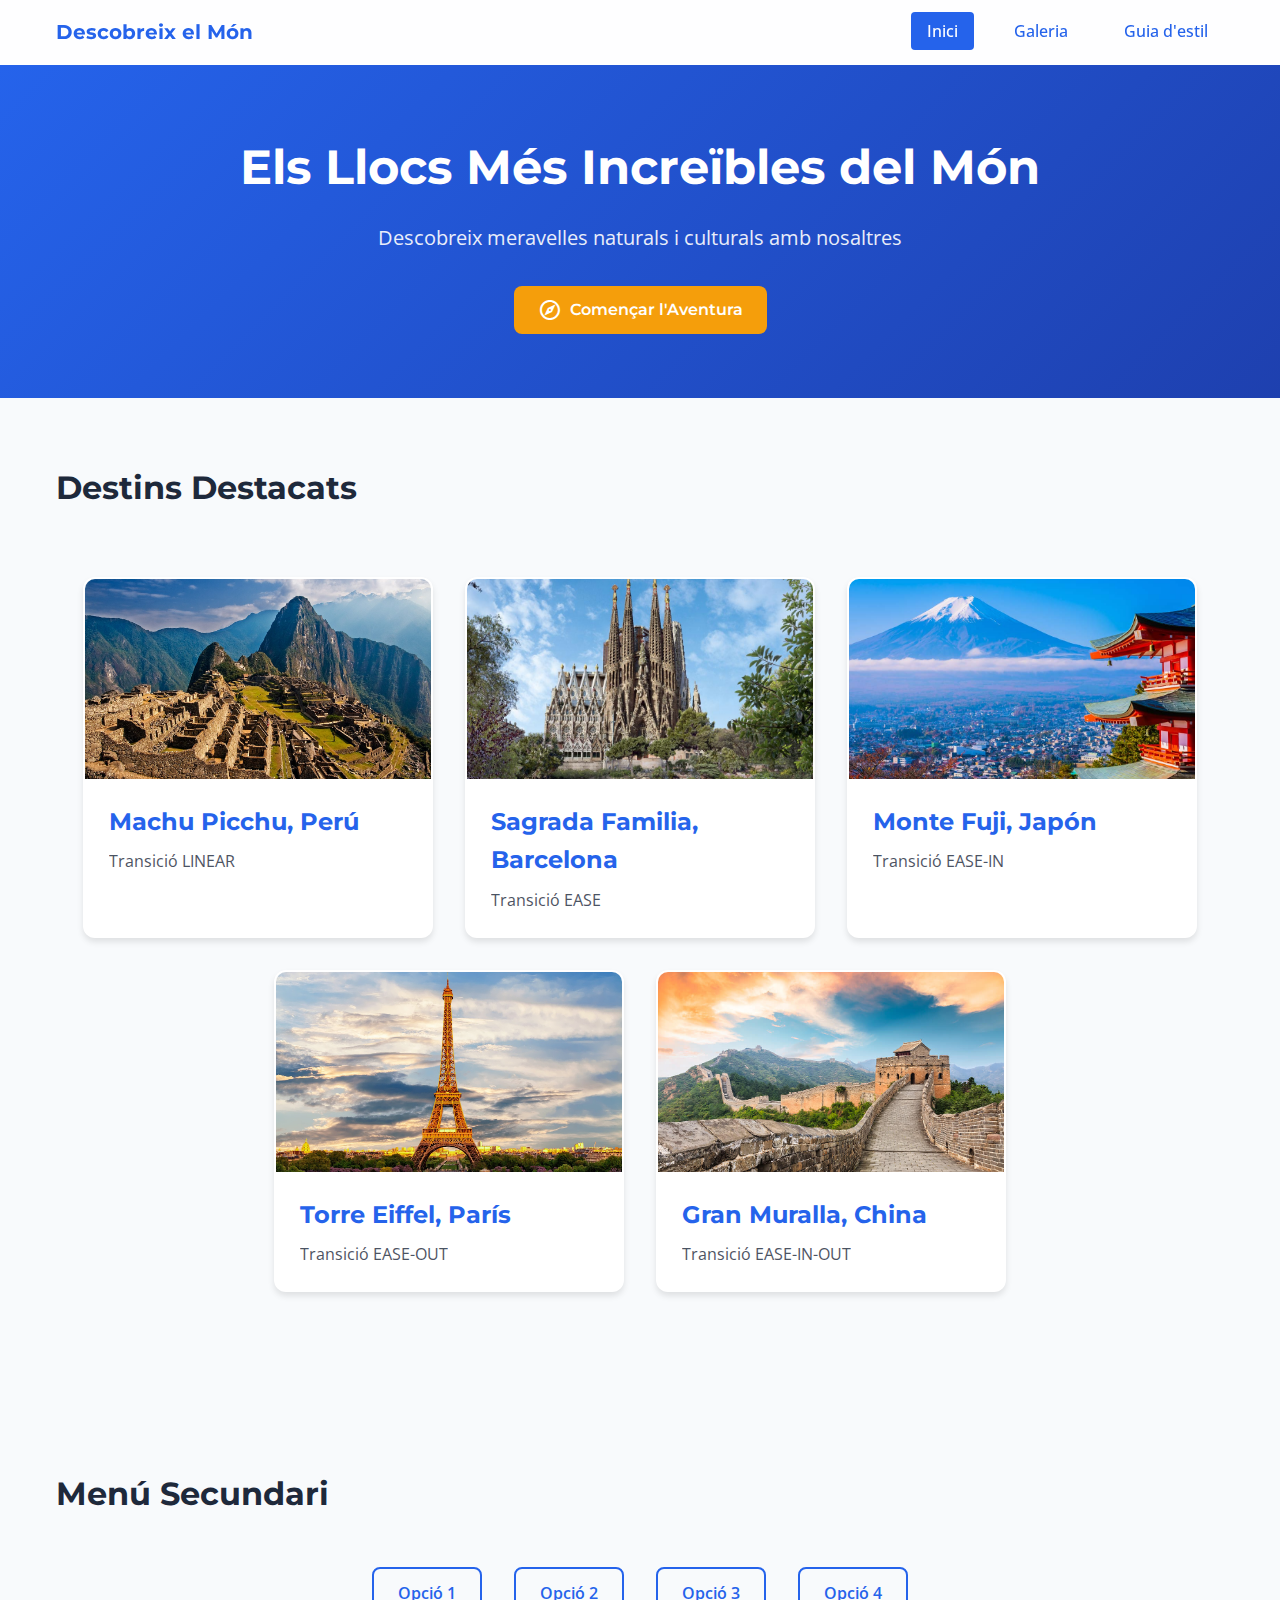
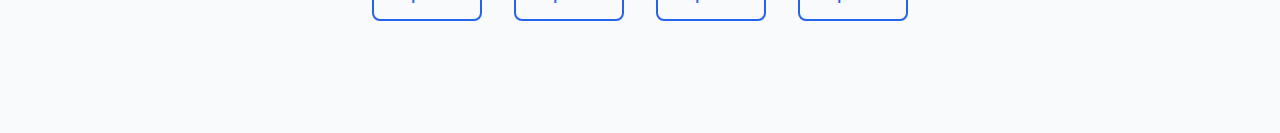
<file: index.html>
<!DOCTYPE html>
<html lang="en">
<head>
    <meta charset="UTF-8">
    <meta name="viewport" content="width=device-width, initial-scale=1.0">
    <title>Inici</title>
    <link rel="preconnect" href="https://fonts.googleapis.com">
    <link rel="preconnect" href="https://fonts.gstatic.com" crossorigin>
    <link href="https://fonts.googleapis.com/css2?family=Montserrat:wght@400;500;600;700&family=Open+Sans:wght@300;400;500;600&display=swap" rel="stylesheet">
    <link href="https://fonts.googleapis.com/icon?family=Material+Icons+Outlined" rel="stylesheet">
    <link rel="stylesheet" href="estils.css">
</head>


<body>
    <nav class="navbar">
        <div class="container">
            <div class="logo">Descobreix el Món</div>
            <ul class="nav-links">
                <li><a href="index.html" class="active">Inici</a></li>
                <li><a href="galeria.html">Galeria</a></li>
                <li><a href="guia-estil.html">Guia d'estil</a></li>
            </ul>
        </div>
    </nav>

    <section class="hero">
        <div class="container">
            <h1>Els Llocs Més Increïbles del Món</h1>
            <p>Descobreix meravelles naturals i culturals amb nosaltres</p>
            <button class="btn">
    <span class="material-icons-outlined">explore</span>Començar l'Aventura
</button>
        </div>
    </section>

<section>
    <div class="container">
        <h2>Destins Destacats</h2>
        <div class="cards-container">
            <div class="card timing-linear">
                <div class="card-img" style="background-image: url('./assets/img/Machu_Picchu.jpg')"></div>
                <div class="card-content">
                    <h3>Machu Picchu, Perú</h3>
                    <p>Transició LINEAR</p>
                </div>
            </div>
            <div class="card timing-ease">
                <div class="card-img" style="background-image: url('./assets/img/Sagrada_Familia.jpg')"></div>
                <div class="card-content">
                    <h3>Sagrada Familia, Barcelona</h3>
                    <p>Transició EASE</p>
                </div>
            </div>
            <div class="card timing-ease-in">
                <div class="card-img" style="background-image: url('./assets/img/japon_monte.jpg')"></div>
                <div class="card-content">
                    <h3>Monte Fuji, Japón</h3>
                    <p>Transició EASE-IN</p>
                </div>
            </div>
            <div class="card timing-ease-out">
                <div class="card-img" style="background-image: url('./assets/img/torre-eiffel.jpg')"></div>
                <div class="card-content">
                    <h3>Torre Eiffel, París</h3>
                    <p>Transició EASE-OUT</p>
                </div>
            </div>
            <div class="card timing-ease-in-out">
                <div class="card-img" style="background-image: url('./assets/img/gran-muralla-china.jpg')"></div>
                <div class="card-content">
                    <h3>Gran Muralla, China</h3>
                    <p>Transició EASE-IN-OUT</p>
                </div>
            </div>
        </div>
    </div>
</section>

<section>
    <div class="container">
        <h2>Menú Secundari</h2>
        <div class="secondary-menu">
            <a href="#">Opció 1</a>
            <a href="#">Opció 2</a>
            <a href="#">Opció 3</a>
            <a href="#">Opció 4</a>
        </div>
    </div>
</section>


</body>
</html>
</file>
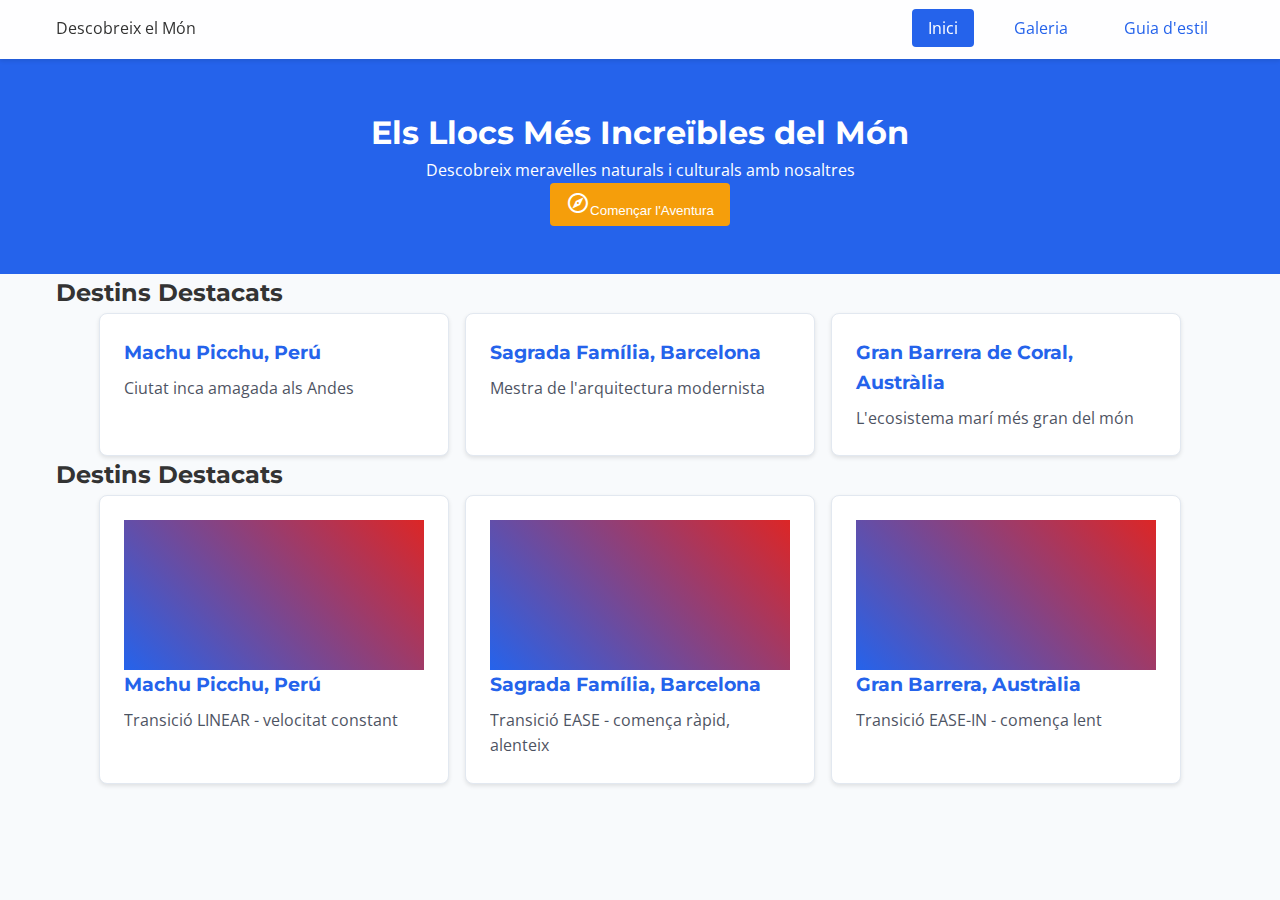
<file: exercici-005/index.html>
<!DOCTYPE html>
<html lang="en">
<head>
    <meta charset="UTF-8">
    <meta name="viewport" content="width=device-width, initial-scale=1.0">
    <title>Inici</title>
    <link rel="stylesheet" href="estils.css">
    <link rel="stylesheet" href="https://fonts.googleapis.com/css2?family=Montserrat:wght@400;600;700&family=Open+Sans:wght@300;400;600&display=swap">
    <link href="https://fonts.googleapis.com/icon?family=Material+Icons+Outlined" rel="stylesheet">
</head>

</head>
<body>
    <nav class="navbar">
        <div class="container">
            <div class="logo">Descobreix el Món</div>
            <ul class="nav-links">
                <li><a href="index.html" class="active">Inici</a></li>
                <li><a href="galeria.html">Galeria</a></li>
                <li><a href="guia-estil.html">Guia d'estil</a></li>
            </ul>
        </div>
    </nav>

    <section class="hero">
        <div class="container">
            <h1>Els Llocs Més Increïbles del Món</h1>
            <p>Descobreix meravelles naturals i culturals amb nosaltres</p>
            <button class="btn">
    <span class="material-icons-outlined">explore</span>Començar l'Aventura
</button>
        </div>
    </section>

    <section>
        <div class="container">
            <h2>Destins Destacats</h2>
            <div class="cards-container">
                <div class="card">
                    <h3>Machu Picchu, Perú</h3>
                    <p>Ciutat inca amagada als Andes</p>
                </div>
                <div class="card">
                    <h3>Sagrada Família, Barcelona</h3>
                    <p>Mestra de l'arquitectura modernista</p>
                </div>
                <div class="card">
                    <h3>Gran Barrera de Coral, Austràlia</h3>
                    <p>L'ecosistema marí més gran del món</p>
                </div>
            </div>
        </div>
    </section>

    <section>
    <div class="container">
        <h2>Destins Destacats</h2>
        <div class="cards-container">
            <div class="card timing-linear">
                <div class="card-img"></div>
                <div class="card-content">
                    <h3>Machu Picchu, Perú</h3>
                    <p>Transició LINEAR - velocitat constant</p>
                </div>
            </div>
            <div class="card timing-ease">
                <div class="card-img"></div>
                <div class="card-content">
                    <h3>Sagrada Família, Barcelona</h3>
                    <p>Transició EASE - comença ràpid, alenteix</p>
                </div>
            </div>
            <div class="card timing-ease-in">
                <div class="card-img"></div>
                <div class="card-content">
                    <h3>Gran Barrera, Austràlia</h3>
                    <p>Transició EASE-IN - comença lent</p>
                </div>
            </div>
        </div>
    </div>
</section>


</body>
</html>
</file>
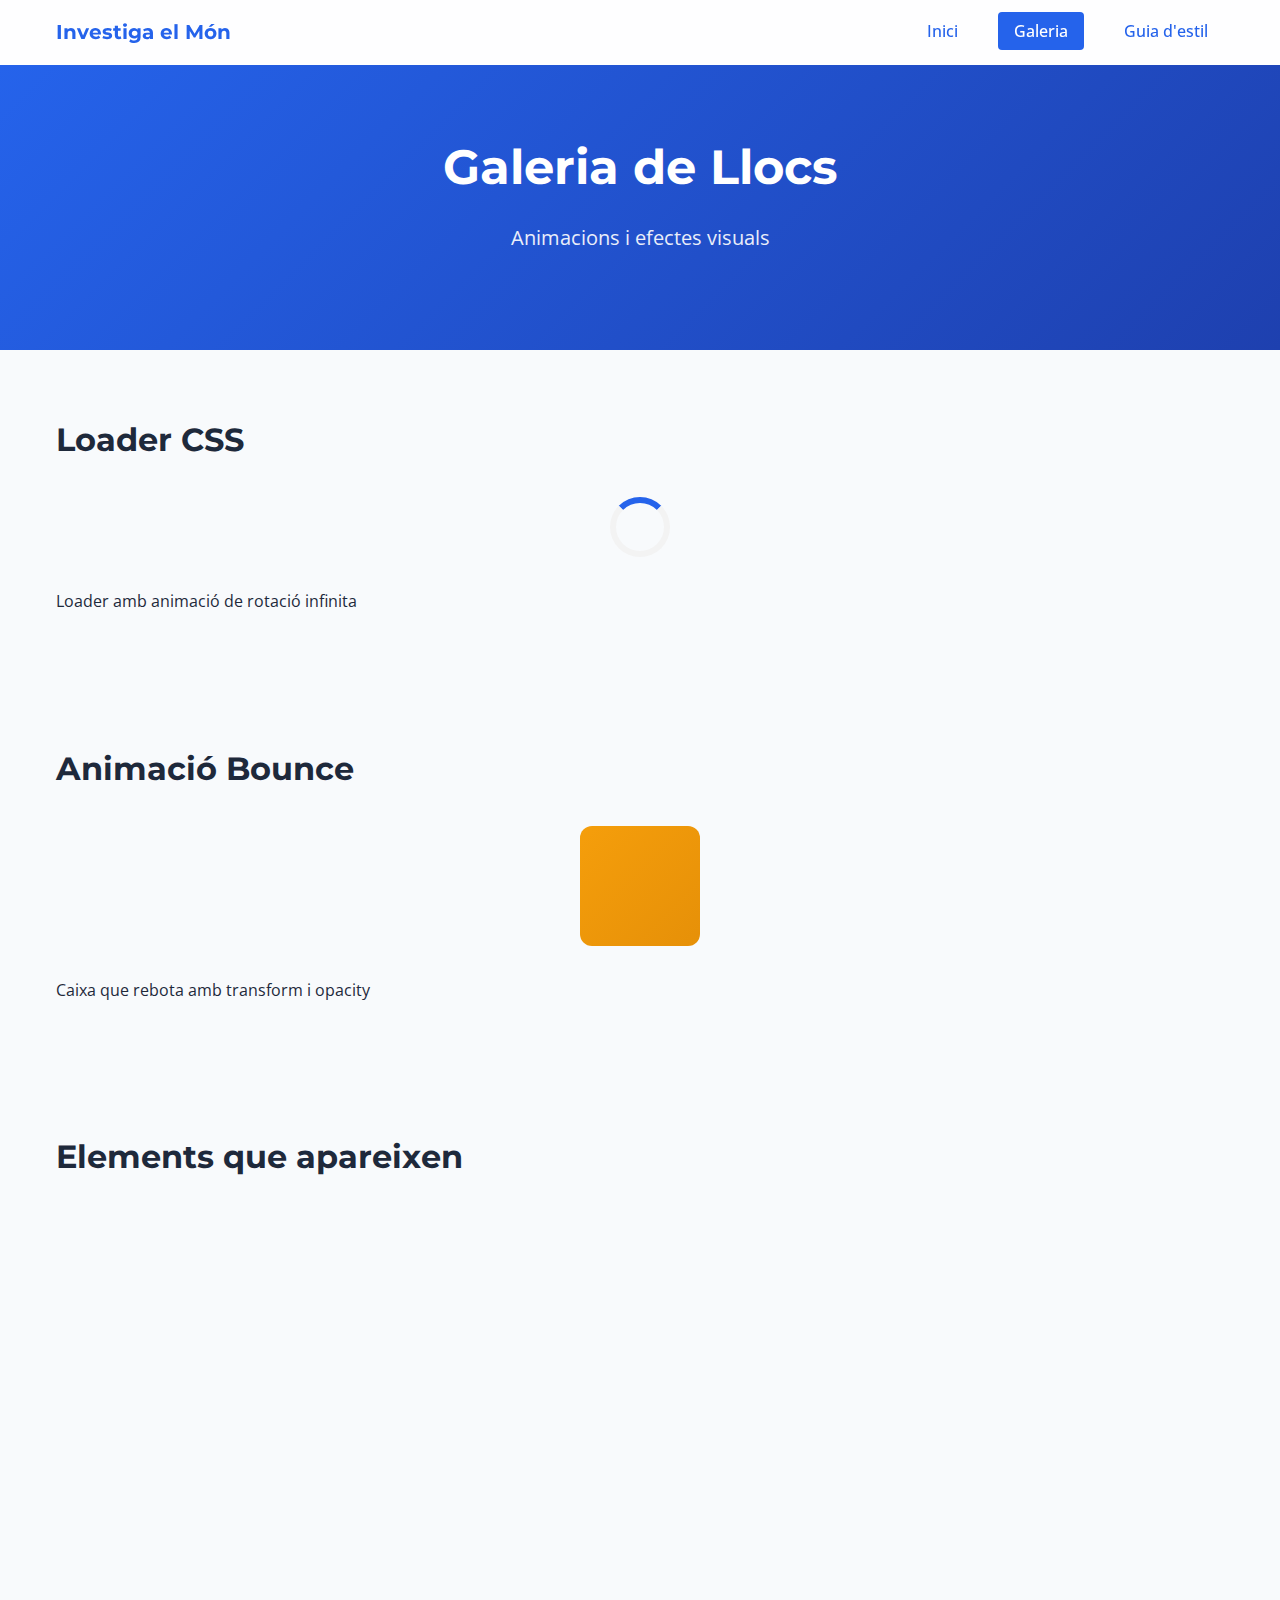
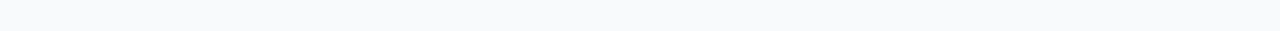
<file: galeria.html>
<!DOCTYPE html>
<html lang="en">
<head>
    <meta charset="UTF-8">
    <meta name="viewport" content="width=device-width, initial-scale=1.0">
    <title>Galeria</title>
    <link rel="preconnect" href="https://fonts.googleapis.com">
    <link rel="preconnect" href="https://fonts.gstatic.com" crossorigin>
    <link href="https://fonts.googleapis.com/css2?family=Montserrat:wght@400;500;600;700&family=Open+Sans:wght@300;400;500;600&display=swap" rel="stylesheet">
    <link href="https://fonts.googleapis.com/icon?family=Material+Icons+Outlined" rel="stylesheet">
    <link rel="stylesheet" href="estils.css">
</head>
<body>
    <nav class="navbar">
        <div class="container">
            <div class="logo">Investiga el Món</div>
            <ul class="nav-links">
                <li><a href="index.html">Inici</a></li>
                <li><a href="galeria.html" class="active">Galeria</a></li>
                <li><a href="guia-estil.html">Guia d'estil</a></li>
            </ul>
        </div>
    </nav>

    <section class="hero">
        <div class="container">
            <h1>Galeria de Llocs</h1>
            <p>Animacions i efectes visuals</p>
        </div>
    </section>

    <section>
    <div class="container">
        <h2>Loader CSS</h2>
        <div class="loader"></div>
        <p>Loader amb animació de rotació infinita</p>
    </div>
</section>

<section>
    <div class="container">
        <h2>Animació Bounce</h2>
        <div class="bounce-box"></div>
        <p>Caixa que rebota amb transform i opacity</p>
    </div>
</section>

<section>
    <div class="container">
        <h2>Elements que apareixen</h2>
        <div class="scroll-item">
            <h3>Element 1</h3>
            <p>Aquest element apareix amb una animació simple</p>
        </div>
        <div class="scroll-item">
            <h3>Element 2</h3>
            <p>Un altre element amb efecte d'aparició</p>
        </div>
    </div>
</section>

</body>
</html>
</file>
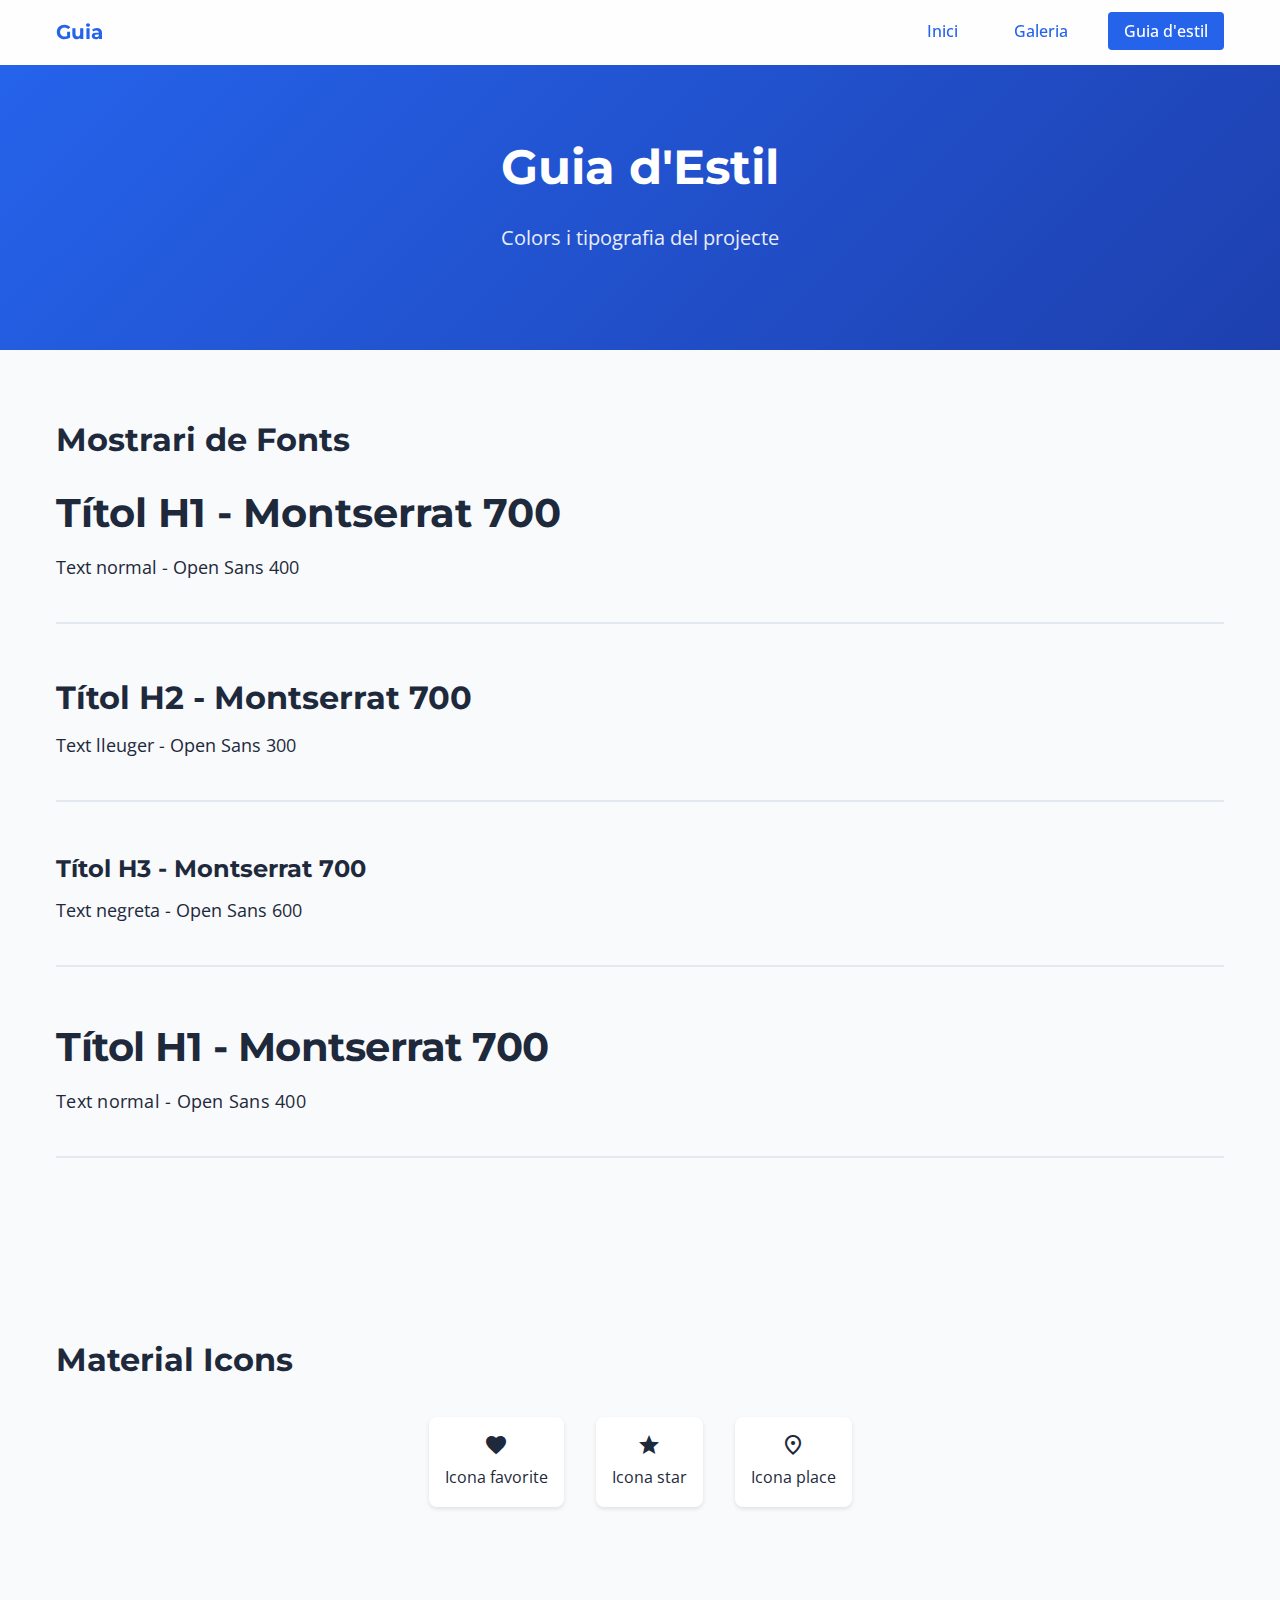
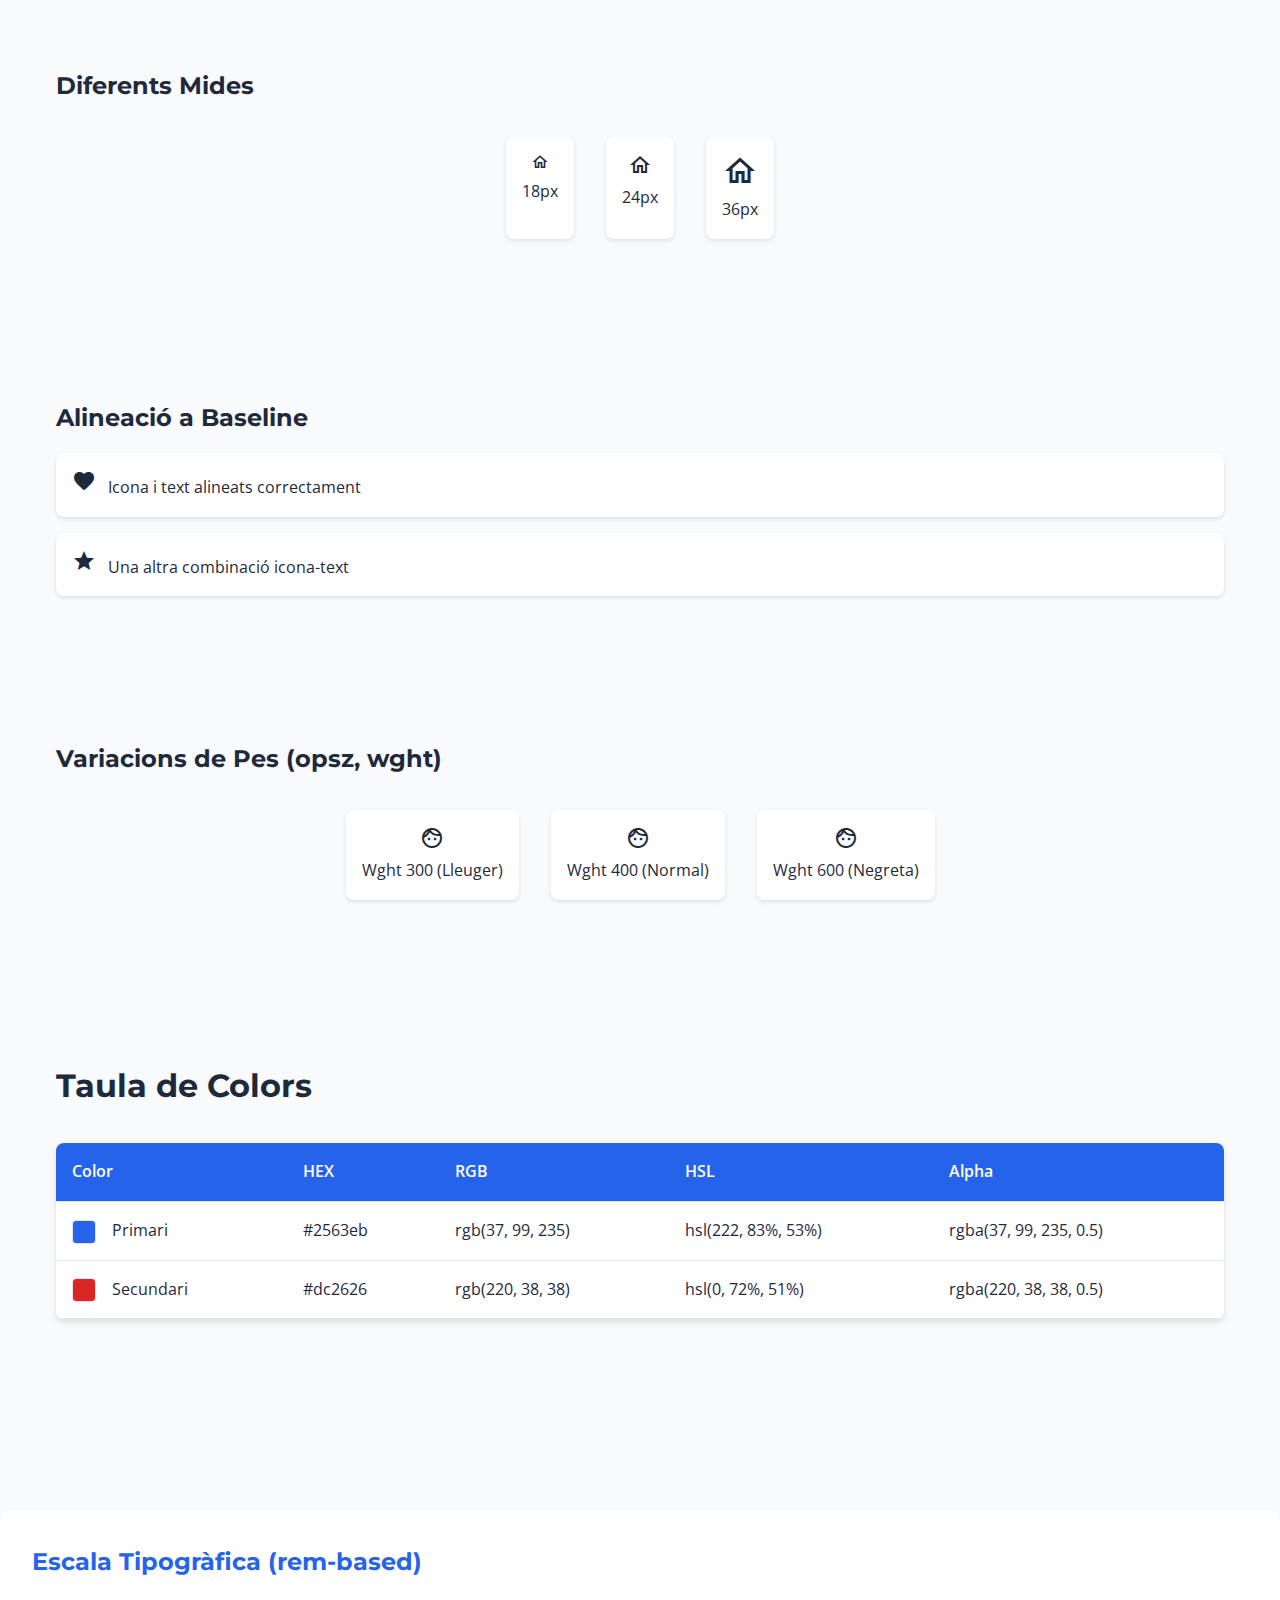
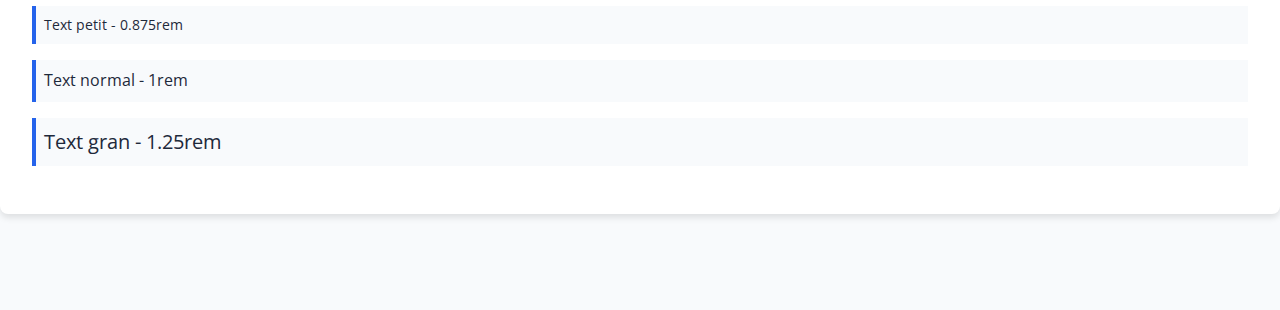
<file: guia-estil.html>
<!DOCTYPE html>
<html lang="en">
<head>
    <meta charset="UTF-8">
    <meta name="viewport" content="width=device-width, initial-scale=1.0">
    <title>Guia d'Estil</title>
    <link rel="preconnect" href="https://fonts.googleapis.com">
    <link rel="preconnect" href="https://fonts.gstatic.com" crossorigin>
    <link href="https://fonts.googleapis.com/css2?family=Montserrat:wght@400;500;600;700&family=Open+Sans:wght@300;400;500;600&display=swap" rel="stylesheet">
    <link href="https://fonts.googleapis.com/icon?family=Material+Icons+Outlined" rel="stylesheet">
    <link rel="stylesheet" href="estils.css">
</head>

<body>
    <nav class="navbar">
        <div class="container">
            <div class="logo">Guia</div>
            <ul class="nav-links">
                <li><a href="index.html">Inici</a></li>
                <li><a href="galeria.html">Galeria</a></li>
                <li><a href="guia-estil.html" class="active">Guia d'estil</a></li>
            </ul>
        </div>
    </nav>

    <section class="hero">
        <div class="container">
            <h1>Guia d'Estil</h1>
            <p>Colors i tipografia del projecte</p>
        </div>
    </section>

    <section>
        <div class="container">
            <h2>Mostrari de Fonts</h2>
            
            <div class="font-sample">
                <h1>Títol H1 - Montserrat 700</h1>
                <p>Text normal - Open Sans 400</p>
            </div>
            
            <div class="font-sample">
                <h2>Títol H2 - Montserrat 700</h2>
                <p>Text lleuger - Open Sans 300</p>
            </div>
            
            <div class="font-sample">
                <h3>Títol H3 - Montserrat 700</h3>
                <p>Text negreta - Open Sans 600</p>
            </div>

            <div class="font-sample">
                <h1 style="letter-spacing: -0.5px;">Títol H1 - Montserrat 700</h1>
                <p style="letter-spacing: 0.25px;">Text normal - Open Sans 400</p>
            </div>
        </div>
    </section>

    <section>
        <div class="container">
            <h2>Material Icons</h2>
            <div class="icons-container">
                <div class="icon-item">
                    <span class="material-icons-outlined">favorite</span>
                    <span>Icona favorite</span>
                </div>
                <div class="icon-item">
                    <span class="material-icons-outlined">star</span>
                    <span>Icona star</span>
                </div>
                <div class="icon-item">
                    <span class="material-icons-outlined">place</span>
                    <span>Icona place</span>
                </div>
            </div>
        </div>
    </section>

    <section>
        <div class="container">
            <h3>Diferents Mides</h3>
            <div class="icons-container">
                <div class="icon-item">
                    <span class="material-icons-outlined" style="font-size: 18px;">home</span>
                    <span>18px</span>
                </div>
                <div class="icon-item">
                    <span class="material-icons-outlined" style="font-size: 24px;">home</span>
                    <span>24px</span>
                </div>
                <div class="icon-item">
                    <span class="material-icons-outlined" style="font-size: 36px;">home</span>
                    <span>36px</span>
                </div>
            </div>
        </div>
    </section>

    <section>
        <div class="container">
            <h3>Alineació a Baseline</h3>
            <div class="baseline-demo">
                <span class="material-icons-outlined">favorite</span>
                <span>Icona i text alineats correctament</span>
            </div>
            <div class="baseline-demo">
                <span class="material-icons-outlined">star</span>
                <span>Una altra combinació icona-text</span>
            </div>
        </div>
    </section>

    <section>
    <div class="container">
        <h3>Variacions de Pes (opsz, wght)</h3>
        <div class="icons-container">
            <div class="icon-item">
                <span class="material-icons-outlined" style="font-variation-settings: 'wght' 300;">face</span>
                <span>Wght 300 (Lleuger)</span>
            </div>
            <div class="icon-item">
                <span class="material-icons-outlined" style="font-variation-settings: 'wght' 400;">face</span>
                <span>Wght 400 (Normal)</span>
            </div>
            <div class="icon-item">
                <span class="material-icons-outlined" style="font-variation-settings: 'wght' 600;">face</span>
                <span>Wght 600 (Negreta)</span>
            </div>
        </div>
    </div>
</section>

    <section>
        <div class="container">
            <h2>Taula de Colors</h2>
            <table class="color-table">
                <tr>
                    <th>Color</th>
                    <th>HEX</th>
                    <th>RGB</th>
                    <th>HSL</th>
                    <th>Alpha</th>
                </tr>
                <tr>
                    <td>
                        <div class="color-swatch" style="background-color: #2563eb;"></div>
                        Primari
                    </td>
                    <td>#2563eb</td>
                    <td>rgb(37, 99, 235)</td>
                    <td>hsl(222, 83%, 53%)</td>
                    <td>rgba(37, 99, 235, 0.5)</td>
                </tr>
                <tr>
                    <td>
                        <div class="color-swatch" style="background-color: #dc2626;"></div>
                        Secundari
                    </td>
                    <td>#dc2626</td>
                    <td>rgb(220, 38, 38)</td>
                    <td>hsl(0, 72%, 51%)</td>
                    <td>rgba(220, 38, 38, 0.5)</td>
                </tr>
            </table>
        </div>
    </section>

<section> 
<div class="typography-scale">
    <h3>Escala Tipogràfica (rem-based)</h3>
    <p style="font-size: 0.875rem;">Text petit - 0.875rem</p>
    <p style="font-size: 1rem;">Text normal - 1rem</p>
    <p style="font-size: 1.25rem;">Text gran - 1.25rem</p>
</div>
</section>

</body>
</html>
</file>
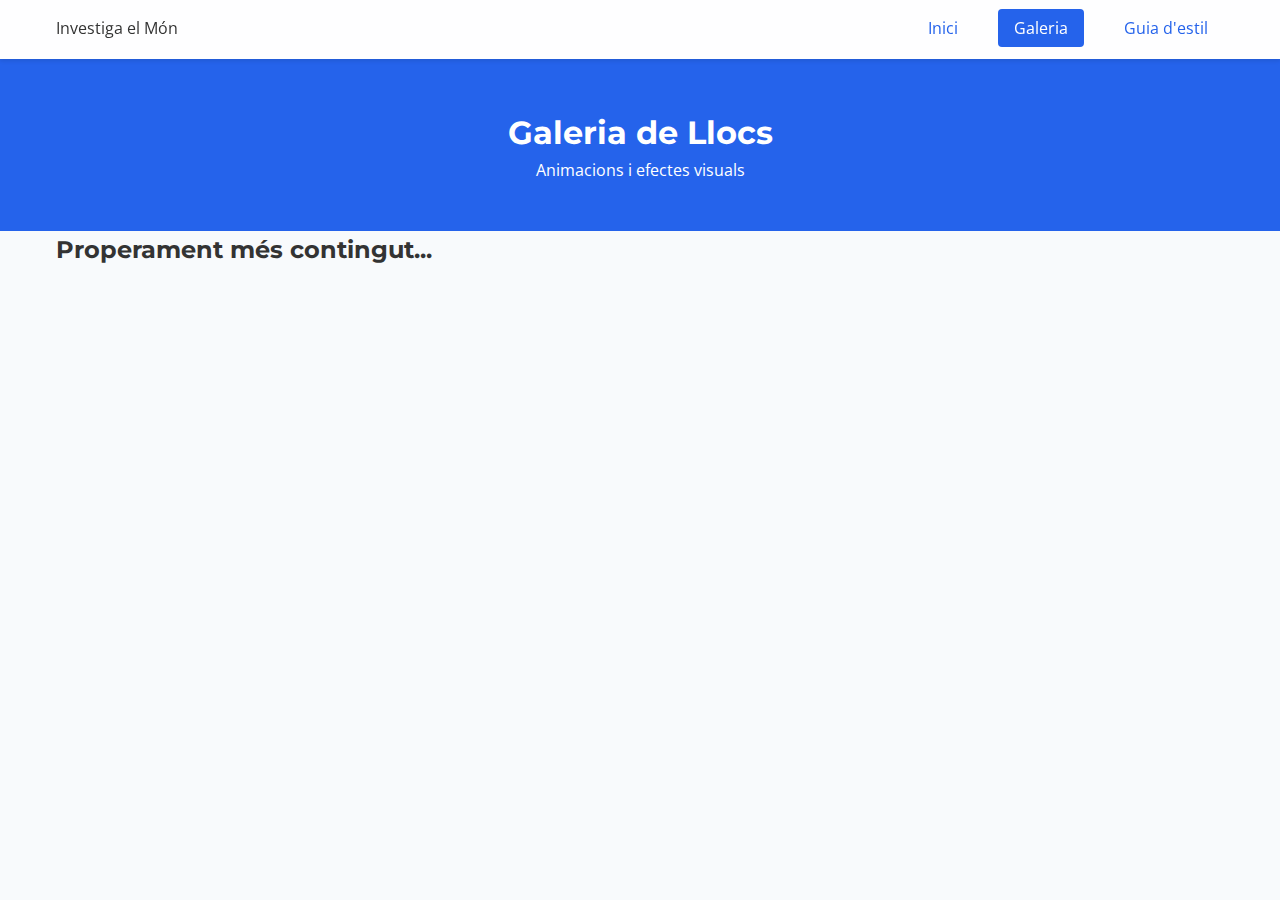
<file: exercici-005/galeria.html>
<!DOCTYPE html>
<html lang="en">
<head>
    <meta charset="UTF-8">
    <meta name="viewport" content="width=device-width, initial-scale=1.0">
    <title>Galeria</title>
    <link rel="stylesheet" href="estils.css">
    <link rel="stylesheet" href="https://fonts.googleapis.com/css2?family=Montserrat:wght@400;600;700&family=Open+Sans:wght@300;400;600&display=swap">
    <link href="https://fonts.googleapis.com/icon?family=Material+Icons+Outlined" rel="stylesheet">
</head>
<body>
    <nav class="navbar">
        <div class="container">
            <div class="logo">Investiga el Món</div>
            <ul class="nav-links">
                <li><a href="index.html">Inici</a></li>
                <li><a href="galeria.html" class="active">Galeria</a></li>
                <li><a href="guia-estil.html">Guia d'estil</a></li>
            </ul>
        </div>
    </nav>

    <section class="hero">
        <div class="container">
            <h1>Galeria de Llocs</h1>
            <p>Animacions i efectes visuals</p>
        </div>
    </section>

    <section>
        <div class="container">
            <h2>Properament més contingut...</h2>
        </div>
    </section>
</body>
</html>
</file>
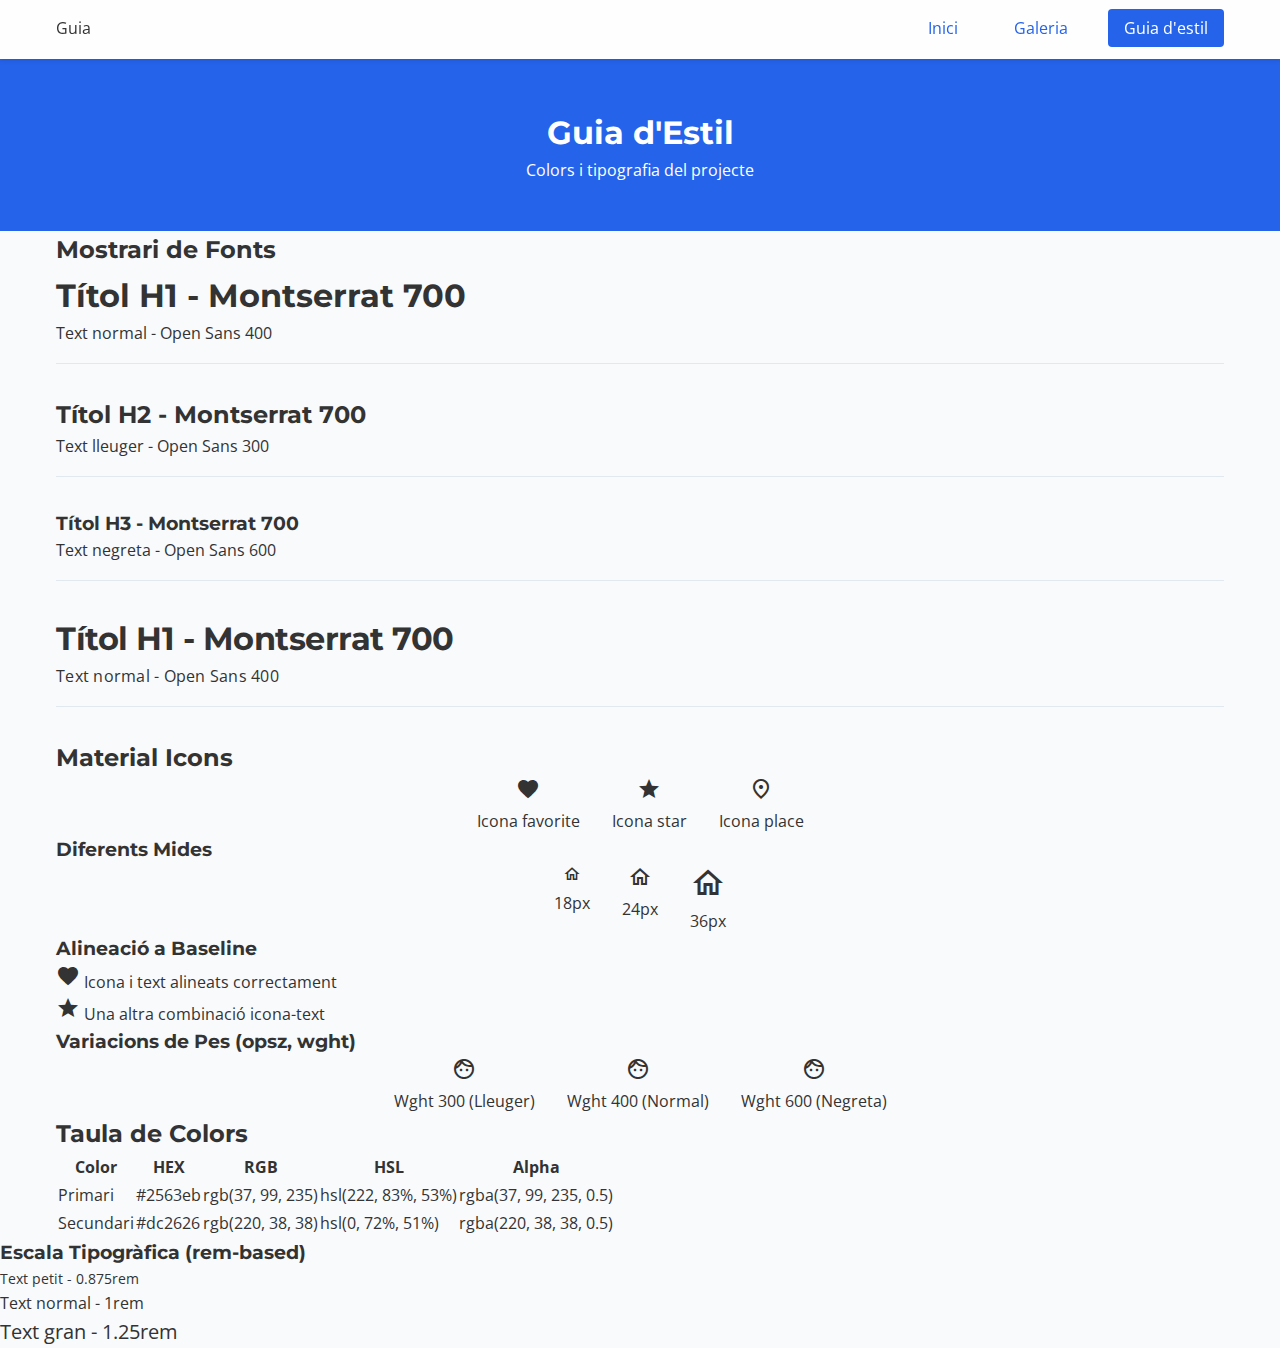
<file: exercici-005/guia-estil.html>
<!DOCTYPE html>
<html lang="en">
<head>
    <meta charset="UTF-8">
    <meta name="viewport" content="width=device-width, initial-scale=1.0">
    <title>Guia d'Estil</title>
    <link rel="preconnect" href="https://fonts.googleapis.com">
    <link rel="preconnect" href="https://fonts.gstatic.com" crossorigin>
    <link href="https://fonts.googleapis.com/css2?family=Montserrat:wght@400;500;600;700&family=Open+Sans:wght@300;400;500;600&display=swap" rel="stylesheet">
    <link href="https://fonts.googleapis.com/icon?family=Material+Icons+Outlined" rel="stylesheet">
    <link rel="stylesheet" href="estils.css">
</head>

<body>
    <nav class="navbar">
        <div class="container">
            <div class="logo">Guia</div>
            <ul class="nav-links">
                <li><a href="index.html">Inici</a></li>
                <li><a href="galeria.html">Galeria</a></li>
                <li><a href="guia-estil.html" class="active">Guia d'estil</a></li>
            </ul>
        </div>
    </nav>

    <section class="hero">
        <div class="container">
            <h1>Guia d'Estil</h1>
            <p>Colors i tipografia del projecte</p>
        </div>
    </section>

    <section>
        <div class="container">
            <h2>Mostrari de Fonts</h2>
            
            <div class="font-sample">
                <h1>Títol H1 - Montserrat 700</h1>
                <p>Text normal - Open Sans 400</p>
            </div>
            
            <div class="font-sample">
                <h2>Títol H2 - Montserrat 700</h2>
                <p>Text lleuger - Open Sans 300</p>
            </div>
            
            <div class="font-sample">
                <h3>Títol H3 - Montserrat 700</h3>
                <p>Text negreta - Open Sans 600</p>
            </div>

            <div class="font-sample">
                <h1 style="letter-spacing: -0.5px;">Títol H1 - Montserrat 700</h1>
                <p style="letter-spacing: 0.25px;">Text normal - Open Sans 400</p>
            </div>
        </div>
    </section>

    <section>
        <div class="container">
            <h2>Material Icons</h2>
            <div class="icons-container">
                <div class="icon-item">
                    <span class="material-icons-outlined">favorite</span>
                    <span>Icona favorite</span>
                </div>
                <div class="icon-item">
                    <span class="material-icons-outlined">star</span>
                    <span>Icona star</span>
                </div>
                <div class="icon-item">
                    <span class="material-icons-outlined">place</span>
                    <span>Icona place</span>
                </div>
            </div>
        </div>
    </section>

    <section>
        <div class="container">
            <h3>Diferents Mides</h3>
            <div class="icons-container">
                <div class="icon-item">
                    <span class="material-icons-outlined" style="font-size: 18px;">home</span>
                    <span>18px</span>
                </div>
                <div class="icon-item">
                    <span class="material-icons-outlined" style="font-size: 24px;">home</span>
                    <span>24px</span>
                </div>
                <div class="icon-item">
                    <span class="material-icons-outlined" style="font-size: 36px;">home</span>
                    <span>36px</span>
                </div>
            </div>
        </div>
    </section>

    <section>
        <div class="container">
            <h3>Alineació a Baseline</h3>
            <div class="baseline-demo">
                <span class="material-icons-outlined">favorite</span>
                <span>Icona i text alineats correctament</span>
            </div>
            <div class="baseline-demo">
                <span class="material-icons-outlined">star</span>
                <span>Una altra combinació icona-text</span>
            </div>
        </div>
    </section>

    <section>
    <div class="container">
        <h3>Variacions de Pes (opsz, wght)</h3>
        <div class="icons-container">
            <div class="icon-item">
                <span class="material-icons-outlined" style="font-variation-settings: 'wght' 300;">face</span>
                <span>Wght 300 (Lleuger)</span>
            </div>
            <div class="icon-item">
                <span class="material-icons-outlined" style="font-variation-settings: 'wght' 400;">face</span>
                <span>Wght 400 (Normal)</span>
            </div>
            <div class="icon-item">
                <span class="material-icons-outlined" style="font-variation-settings: 'wght' 600;">face</span>
                <span>Wght 600 (Negreta)</span>
            </div>
        </div>
    </div>
</section>

    <section>
        <div class="container">
            <h2>Taula de Colors</h2>
            <table class="color-table">
                <tr>
                    <th>Color</th>
                    <th>HEX</th>
                    <th>RGB</th>
                    <th>HSL</th>
                    <th>Alpha</th>
                </tr>
                <tr>
                    <td>
                        <div class="color-swatch" style="background-color: #2563eb;"></div>
                        Primari
                    </td>
                    <td>#2563eb</td>
                    <td>rgb(37, 99, 235)</td>
                    <td>hsl(222, 83%, 53%)</td>
                    <td>rgba(37, 99, 235, 0.5)</td>
                </tr>
                <tr>
                    <td>
                        <div class="color-swatch" style="background-color: #dc2626;"></div>
                        Secundari
                    </td>
                    <td>#dc2626</td>
                    <td>rgb(220, 38, 38)</td>
                    <td>hsl(0, 72%, 51%)</td>
                    <td>rgba(220, 38, 38, 0.5)</td>
                </tr>
            </table>
        </div>
    </section>

<section> 
<div class="typography-scale">
    <h3>Escala Tipogràfica (rem-based)</h3>
    <p style="font-size: 0.875rem;">Text petit - 0.875rem</p>
    <p style="font-size: 1rem;">Text normal - 1rem</p>
    <p style="font-size: 1.25rem;">Text gran - 1.25rem</p>
</div>
</section>

</body>
</html>
</file>
<file: exercici-005/estils.css>
* {
    margin: 0;
    padding: 0;
    box-sizing: border-box;
}


:root {
    --primary-color: #2563eb;
    --secondary-color: #dc2626;
    --accent-color: #f59e0b;
    --light-color: #f8fafc;
    --dark-color: #1e293b;
}

body {
    font-family: sans-serif;
    line-height: 1.6;
    color: #333;
    background-color: #f8fafc;
}

.container {
    width: 100%;
    max-width: 1200px;
    margin: 0 auto;
    padding: 0 1rem;
}


/* Navbar */
.navbar {
    background-color: white;
    padding: 1rem 0;
    box-shadow: 0 2px 4px rgba(0,0,0,0.1);
}

.navbar .container {
    display: flex;
    justify-content: space-between;
    align-items: center;
}

.nav-links {
    display: flex;
    list-style: none;
    gap: 1.5rem;
}

.nav-links a {
    color: var(--primary-color);
    text-decoration: none;
    transition: color 0.3s ease;
}

.nav-links a:hover {
    color: var(--secondary-color);
}


/* hero & botó transition */
.hero {
    text-align: center;
    padding: 3rem 0;
    background-color: var(--primary-color);
    color: white;
}

.btn {
    background-color: var(--accent-color);
    color: white;
    padding: 0.5rem 1rem;
    border: none;
    border-radius: 4px;
    cursor: pointer;
    transition: background-color 0.3s ease;
}

.btn:hover {
    background-color: #e69008;
}


/* Targetes amb transition hover */

.cards-container {
    display: flex;
    flex-wrap: wrap;
    gap: 1rem;
    justify-content: center;
}

.card {
    flex: 1 1 300px;
    max-width: 350px;
    background: white;
    border-radius: 8px;
    padding: 1rem;
    box-shadow: 0 2px 4px rgba(0,0,0,0.1);
    transition: all 0.3s ease;
}

.card:hover {
    transform: translateY(-5px);
    box-shadow: 0 4px 8px rgba(0,0,0,0.2);
}


/* Timing functions diferentes */
.card.linear { transition-timing-function: linear; }
.card.ease { transition-timing-function: ease; }
.card.ease-in { transition-timing-function: ease-in; }
.card.ease-out { transition-timing-function: ease-out; }
.card.ease-in-out { transition-timing-function: ease-in-out; }

body {
    font-family: 'Roboto', sans-serif;
}

/* Estats actius navegació */
.nav-links a.active {
    background-color: var(--primary-color);
    color: white;
    padding: 0.5rem 1rem;
    border-radius: 4px;
}

/* Millor targetes */
.card {
    border: 1px solid #e2e8f0;
    padding: 1.5rem;
}

.card h3 {
    color: var(--primary-color);
    margin-bottom: 0.5rem;
}

.card p {
    color: var(--dark-color);
    opacity: 0.8;
}

/* Navbar sticky  effect glass */
.navbar {
    position: sticky;
    top: 0;
    z-index: 100;
    background-color: rgba(255, 255, 255, 0.8);
    backdrop-filter: blur(10px);
    -webkit-backdrop-filter: blur(10px);
    border-bottom: 1px solid rgba(255, 255, 255, 0.2);
    padding: 1rem 0;
}

.navbar .container {
    display: flex;
    justify-content: space-between;
    align-items: center;
}

.nav-links {
    display: flex;
    list-style: none;
    gap: 1.5rem;
}

.nav-links a {
    color: var(--primary-color);
    text-decoration: none;
    padding: 0.5rem 1rem;
    border-radius: 4px;
    transition: all 0.3s ease;
}

.nav-links a:hover {
    background-color: rgba(37, 99, 235, 0.1);
    letter-spacing: 0.5px;
}

.nav-links a.active {
    background-color: var(--primary-color);
    color: white;
}


/* Google Fonts + famílies */
body {
    font-family: 'Open Sans', sans-serif;
    line-height: 1.6;
    color: #333;
    background-color: #f8fafc;
}

h1, h2, h3, h4, h5, h6 {
    font-family: 'Montserrat', sans-serif;
    font-weight: 700;
}


.card-img {
    height: 150px;
    background: linear-gradient(45deg, var(--primary-color), var(--secondary-color));
    transition: all 0.5s ease;
}

.card:hover .card-img {
    background: linear-gradient(45deg, var(--accent-color), var(--nature-green));
}

/* Timing functions específicas */
.timing-linear { transition-timing-function: linear; }
.timing-ease { transition-timing-function: ease; }
.timing-ease-in { transition-timing-function: ease-in; }
.timing-ease-out { transition-timing-function: ease-out; }
.timing-ease-in-out { transition-timing-function: ease-in-out; }


/* Secondary + trasitions */
.secondary-menu {
    display: flex;
    justify-content: center;
    gap: 2rem;
    margin-top: 2rem;
}

.secondary-menu a {
    color: var(--primary-color);
    font-weight: 600;
    padding: 0.5rem 1rem;
    transition: all 0.3s ease;
}

.secondary-menu a:hover {
    color: var(--secondary-color);
    letter-spacing: 1px;
}


/* Loader + @keyframes */
.loader {
    width: 50px;
    height: 50px;
    border: 5px solid #f3f3f3;
    border-top: 5px solid var(--primary-color);
    border-radius: 50%;
    animation: spin 1s linear infinite;
    margin: 0 auto 1rem;
}

@keyframes spin {
    0% { transform: rotate(0deg); }
    100% { transform: rotate(360deg); }
}


/* Animació bounce + @keyframes */
.bounce-box {
    width: 100px;
    height: 100px;
    background-color: var(--accent-color);
    border-radius: 8px;
    margin: 0 auto 1rem;
    animation: bounce 2s ease-in-out infinite alternate;
}

@keyframes bounce {
    0% {
        transform: translateY(0);
        opacity: 1;
    }
    50% {
        transform: translateY(-30px);
        opacity: 0.7;
    }
    100% {
        transform: translateY(0);
        opacity: 1;
    }
}


/* Elements que apareixen al scroll */
.scroll-item {
    background: white;
    padding: 2rem;
    margin: 1rem 0;
    border-radius: 8px;
    box-shadow: 0 2px 4px rgba(0,0,0,0.1);
    opacity: 0;
    transform: translateY(20px);
    transition: all 0.6s ease;
}

/* Simular aparición amb :hover  */
.scroll-item:hover {
    opacity: 1;
    transform: translateY(0);
}


/* Estils per a guia d'estil */
.font-sample {
    margin-bottom: 2rem;
    padding-bottom: 1rem;
    border-bottom: 1px solid #e2e8f0;
}

.icons-container {
    display: flex;
    gap: 2rem;
    justify-content: center;
}

.icon-item {
    display: flex;
    flex-direction: column;
    align-items: center;
    gap: 0.5rem;
}


/* Responsive */
@media (max-width: 768px) {
    .navbar .container {
        flex-direction: column;
        gap: 1rem;
    }
    
    .nav-links {
        gap: 1rem;
    }
    
    .hero h1 {
        font-size: 2rem;
    }
    
    .cards-container {
        flex-direction: column;
        align-items: center;
    }
    
    .card {
        flex: 1 1 100%;
        max-width: 100%;
    }
    
    .secondary-menu {
        flex-direction: column;
        align-items: center;
        gap: 1rem;
    }
    
    .icons-container {
        flex-direction: column;
        align-items: center;
    }
}
</file>
<file: estils.css>
/* Reset y variables */
* {
    margin: 0;
    padding: 0;
    box-sizing: border-box;
}

:root {
    --primary-color: #2563eb;
    --secondary-color: #dc2626;
    --accent-color: #f59e0b;
    --nature-green: #16a34a;
    --light-color: #f8fafc;
    --dark-color: #1e293b;
    --glass-bg: rgba(255, 255, 255, 0.8);
    --glass-border: rgba(255, 255, 255, 0.2);
}

/* Base styles */
body {
    font-family: 'Open Sans', sans-serif;
    line-height: 1.6;
    color: var(--dark-color);
    background-color: var(--light-color);
}

.container {
    width: 100%;
    max-width: 1200px;
    margin: 0 auto;
    padding: 0 1rem;
}

/* Tipografía */
h1, h2, h3, h4, h5, h6 {
    font-family: 'Montserrat', sans-serif;
    font-weight: 700;
    margin-bottom: 1rem;
}

h1 { font-size: 2.5rem; }
h2 { font-size: 2rem; }
h3 { font-size: 1.5rem; }

/* Navbar glass effect */
.navbar {
    position: sticky;
    top: 0;
    z-index: 100;
    background-color: var(--glass-bg);
    backdrop-filter: blur(10px);
    -webkit-backdrop-filter: blur(10px);
    border-bottom: 1px solid var(--glass-border);
    padding: 1rem 0;
}

.navbar .container {
    display: flex;
    justify-content: space-between;
    align-items: center;
}

.logo {
    font-family: 'Montserrat', sans-serif;
    font-weight: 700;
    font-size: 1.25rem;
    color: var(--primary-color);
}

.nav-links {
    display: flex;
    list-style: none;
    gap: 1.5rem;
}

.nav-links a {
    color: var(--primary-color);
    text-decoration: none;
    padding: 0.5rem 1rem;
    border-radius: 4px;
    transition: all 0.3s ease;
    font-weight: 500;
}

.nav-links a:hover {
    background-color: rgba(37, 99, 235, 0.1);
    letter-spacing: 0.5px;
}

.nav-links a.active {
    background-color: var(--primary-color);
    color: white;
}

/* Hero section */
.hero {
    text-align: center;
    padding: 4rem 0;
    background: linear-gradient(135deg, var(--primary-color), #1e40af);
    color: white;
}

.hero h1 {
    margin-bottom: 1rem;
    font-size: 3rem;
}

.hero p {
    font-size: 1.25rem;
    margin-bottom: 2rem;
    opacity: 0.9;
}

/* Botones con transiciones */
.btn {
    display: inline-flex;
    align-items: center;
    gap: 0.5rem;
    background-color: var(--accent-color);
    color: white;
    padding: 0.75rem 1.5rem;
    border: none;
    border-radius: 8px;
    cursor: pointer;
    font-family: 'Montserrat', sans-serif;
    font-weight: 600;
    font-size: 1rem;
    transition: all 0.3s ease;
    text-decoration: none;
}

.btn:hover {
    background-color: #e69008;
    transform: translateY(-2px);
    box-shadow: 0 4px 12px rgba(245, 158, 11, 0.3);
}

/* Targetas con transiciones */
.cards-container {
    display: flex;
    flex-wrap: wrap;
    gap: 2rem;
    justify-content: center;
    padding: 3rem 0;
}

.card {
    flex: 1 1 300px;
    max-width: 350px;
    background: white;
    border-radius: 12px;
    overflow: hidden;
    box-shadow: 0 4px 6px rgba(0, 0, 0, 0.1);
    transition: all 0.3s ease;
    border: 2px solid transparent;
}

.card:hover {
    transform: translateY(-8px);
    box-shadow: 0 12px 24px rgba(37, 99, 235, 0.25);
    background: #dbeafe; 
    border: 2px solid var(--primary-color); 
}

.card-img {
    height: 200px;
    background-size: cover;
    background-position: center;
    background-repeat: no-repeat;
    transition: all 0.5s ease;
}

.card:hover .card-img {
    transform: scale(1.05);
}

.card-content {
    padding: 1.5rem;
}

.card h3 {
    margin-bottom: 0.5rem;
    color: var(--primary-color);
    transition: color 0.3s ease;
}

.card:hover .card-content h3 {
    color: #1e40af;
}

.card p {
    color: var(--dark-color);
    opacity: 0.8;
    line-height: 1.5;
    transition: all 0.3s ease;
}

.card:hover .card-content p {
    color: #374151; /* NUEVO: texto más oscuro para mejor contraste */
    opacity: 1;
}

/* Timing functions específicas */
.timing-linear { transition-timing-function: linear; }
.timing-ease { transition-timing-function: ease; }
.timing-ease-in { transition-timing-function: ease-in; }
.timing-ease-out { transition-timing-function: ease-out; }
.timing-ease-in-out { transition-timing-function: ease-in-out; }

/* Menú secundario */
.secondary-menu {
    display: flex;
    justify-content: center;
    gap: 2rem;
    margin: 3rem 0;
    flex-wrap: wrap;
}

.secondary-menu a {
    color: var(--primary-color);
    font-weight: 600;
    text-decoration: none;
    padding: 0.75rem 1.5rem;
    border: 2px solid var(--primary-color);
    border-radius: 8px;
    transition: all 0.3s ease;
}

.secondary-menu a:hover {
    color: white;
    background-color: var(--primary-color);
    letter-spacing: 1px;
    transform: translateY(-2px);
}

/* Animaciones - Loader */
.loader {
    width: 60px;
    height: 60px;
    border: 6px solid #f3f3f3;
    border-top: 6px solid var(--primary-color);
    border-radius: 50%;
    animation: spin 1.5s linear infinite;
    margin: 2rem auto;
}

@keyframes spin {
    0% { transform: rotate(0deg); }
    100% { transform: rotate(360deg); }
}

/* Animación bounce */
.bounce-box {
    width: 120px;
    height: 120px;
    background: linear-gradient(135deg, var(--accent-color), #e69008);
    border-radius: 12px;
    margin: 2rem auto;
    animation: bounceAndSpin 3s ease-in-out infinite alternate;
    display: flex;
    align-items: center;
    justify-content: center;
    color: white;
    font-weight: bold;
}

@keyframes bounceAndSpin {
    0% {
        transform: translateY(0) rotate(0deg);
        opacity: 1;
        background: linear-gradient(135deg, var(--accent-color), #e69008);
    }
    25% {
        transform: translateY(-40px) rotate(90deg);
        opacity: 0.8;
    }
    50% {
        transform: translateY(0) rotate(180deg);
        opacity: 1;
        background: linear-gradient(135deg, var(--secondary-color), #b91c1c);
    }
    75% {
        transform: translateY(-20px) rotate(270deg);
        opacity: 0.8;
    }
    100% {
        transform: translateY(0) rotate(360deg);
        opacity: 1;
        background: linear-gradient(135deg, var(--primary-color), #1e40af);
    }
}

/* Scroll reveal animations */
.scroll-section {
    padding: 3rem 0;
}

.scroll-item {
    background: white;
    padding: 2rem;
    margin: 2rem 0;
    border-radius: 12px;
    box-shadow: 0 4px 6px rgba(0, 0, 0, 0.1);
    opacity: 0;
    transform: translateY(50px);
}

@supports (animation-timeline: view()) {
    .scroll-item {
        animation: reveal linear;
        animation-timeline: view();
        animation-range: entry 0% cover 40%;
    }
}

@keyframes reveal {
    from {
        opacity: 0;
        transform: translateY(50px);
    }
    to {
        opacity: 1;
        transform: translateY(0);
    }
}

/* Fallback para navegadores sin soporte */
@supports not (animation-timeline: view()) {
    .scroll-item {
        opacity: 1;
        transform: translateY(0);
        transition: all 0.6s ease;
    }
    
    .scroll-item:nth-child(odd) {
        animation: slideInLeft 0.8s ease-out;
    }
    
    .scroll-item:nth-child(even) {
        animation: slideInRight 0.8s ease-out;
    }
}

@keyframes slideInLeft {
    from {
        opacity: 0;
        transform: translateX(-50px);
    }
    to {
        opacity: 1;
        transform: translateX(0);
    }
}

@keyframes slideInRight {
    from {
        opacity: 0;
        transform: translateX(50px);
    }
    to {
        opacity: 1;
        transform: translateX(0);
    }
}

/* Estilos para guía de estilos */
.font-sample {
    margin-bottom: 3rem;
    padding-bottom: 1.5rem;
    border-bottom: 2px solid #e2e8f0;
}

.font-sample h1,
.font-sample h2,
.font-sample h3 {
    margin-bottom: 0.5rem;
}

.font-sample p {
    margin-bottom: 1rem;
    font-size: 1.125rem;
}

.icons-container {
    display: flex;
    gap: 2rem;
    justify-content: center;
    flex-wrap: wrap;
    margin: 2rem 0;
}

.icon-item {
    display: flex;
    flex-direction: column;
    align-items: center;
    gap: 0.5rem;
    padding: 1rem;
    border-radius: 8px;
    background: white;
    box-shadow: 0 2px 4px rgba(0, 0, 0, 0.1);
    transition: all 0.3s ease;
}

.icon-item:hover {
    transform: translateY(-4px);
    box-shadow: 0 6px 12px rgba(0, 0, 0, 0.15);
}

/* Alineación baseline */
.baseline-demo {
    display: flex;
    align-items: baseline;
    gap: 0.75rem;
    margin: 1rem 0;
    padding: 1rem;
    background: white;
    border-radius: 8px;
    box-shadow: 0 2px 4px rgba(0, 0, 0, 0.1);
}

/* Taula de colors */
.color-table {
    width: 100%;
    border-collapse: collapse;
    margin: 2rem 0;
    background: white;
    border-radius: 8px;
    overflow: hidden;
    box-shadow: 0 4px 6px rgba(0, 0, 0, 0.1);
}

.color-table th,
.color-table td {
    padding: 1rem;
    text-align: left;
    border-bottom: 1px solid #e2e8f0;
}

.color-table th {
    background-color: var(--primary-color);
    color: white;
    font-weight: 600;
}

.color-swatch {
    width: 24px;
    height: 24px;
    border-radius: 4px;
    display: inline-block;
    margin-right: 0.75rem;
    vertical-align: middle;
    border: 1px solid #e2e8f0;
}

/* Escala tipográfica */
.typography-scale {
    background: white;
    padding: 2rem;
    border-radius: 8px;
    box-shadow: 0 4px 6px rgba(0, 0, 0, 0.1);
    margin: 2rem 0;
}

.typography-scale h3 {
    margin-bottom: 1.5rem;
    color: var(--primary-color);
}

.typography-scale p {
    margin-bottom: 1rem;
    padding: 0.5rem;
    border-left: 4px solid var(--primary-color);
    background-color: #f8fafc;
}

/* Responsive */
@media (max-width: 768px) {
    .navbar .container {
        flex-direction: column;
        gap: 1rem;
    }
    
    .nav-links {
        gap: 0.5rem;
    }
    
    .hero h1 {
        font-size: 2rem;
    }
    
    .hero p {
        font-size: 1rem;
    }
    
    .cards-container {
        flex-direction: column;
        align-items: center;
    }
    
    .card {
        flex: 1 1 100%;
        max-width: 100%;
    }
    
    .secondary-menu {
        flex-direction: column;
        align-items: center;
        gap: 1rem;
    }
    
    .icons-container {
        flex-direction: column;
        align-items: center;
    }
    
    .color-table {
        font-size: 0.875rem;
    }
    
    .color-table th,
    .color-table td {
        padding: 0.5rem;
    }
}
<<<<<<< HEAD:exercici-005/estils.css

/* Mejora para iconos Material */
.material-icons-outlined {
    vertical-align: middle;
    font-size: inherit;
}

/* Efecto hover en botones con iconos */
.btn:hover .material-icons-outlined {
    transform: rotate(15deg);
    transition: transform 0.3s ease;
}

/* Separación entre secciones */
section {
    padding: 4rem 0;
}

/* Fondos alternados */
section:nth-child(even) {
    background-color: #f8fafc;
}
=======
>>>>>>> 01316ec72670a089fc6d9930d976ecf110b944e4:estils.css
</file>
